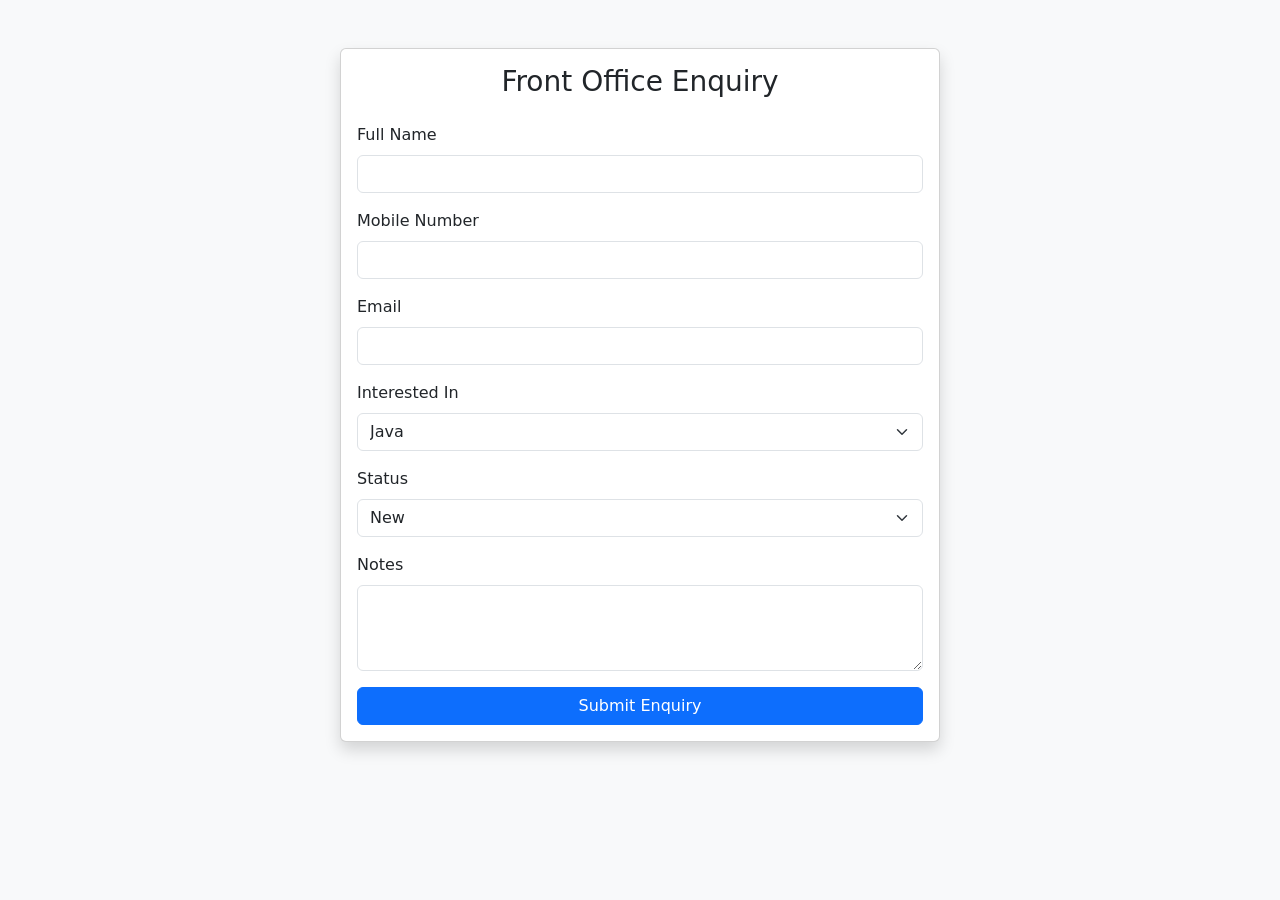
<file: out/production/FrontOffice/templates/addEnquiry.html>
<!doctype html>
<html lang="en">
<head>
    <meta charset="utf-8">
    <meta content="width=device-width, initial-scale=1" name="viewport">
    <title>Front Office Enquiry</title>
    <link href="https://cdn.jsdelivr.net/npm/bootstrap@5.3.8/dist/css/bootstrap.min.css" rel="stylesheet">
</head>
<body class="bg-light">
<div class="container py-5">
    <div class="card shadow mx-auto" style="max-width:600px;">
        <div class="card-body">
            <h3 class="text-center mb-4">Front Office Enquiry</h3>
            <form action="/saveEnquiry" method="post">
                <!-- Name-->
                <div class="mb-3">
                    <label class="form-label" for="name">Full Name</label>
                    <input class="form-control" id="name" name="name" required type="text">
                </div>
                <!-- Mobile-->
                <div class="mb-3">
                    <label class="form-label" for="mobile">Mobile Number</label>
                    <input class="form-control" id="mobile" name="mobile" required type="tel">
                </div>
                <!-- Email-->
                <div class="mb-3">
                    <label class="form-label" for="email">Email</label>
                    <input class="form-control" id="email" name="email" type="email">
                </div>
                <!-- Course / Service-->
                <div class="mb-3">
                    <label class="form-label" for="course">Interested In</label>
                    <select class="form-select" id="course" name="course">
                        <option value="Java">Java</option>
                        <option value="Spring Boot">Spring Boot</option>
                        <option value="Web Development">Web Development</option>
                    </select>
                </div>
                <!-- Status-->
                <div class="mb-3">
                    <label class="form-label" for="status">Status</label>
                    <select class="form-select" id="status" name="status">
                        <option value="NEW">New</option>
                        <option value="ENROLLED">Enrolled</option>
                        <option value="LOST">Lost</option>
                    </select>
                </div>
                <!-- Notes-->
                <div class="mb-3">
                    <label class="form-label" for="notes">Notes</label>
                    <textarea class="form-control" id="notes" name="notes" rows="3"></textarea>
                </div>
                <!-- Submit-->
                <button class="btn btn-primary w-100" type="submit">Submit Enquiry</button>
            </form>
        </div>
    </div>
</div>
</body>
</html>
</file>
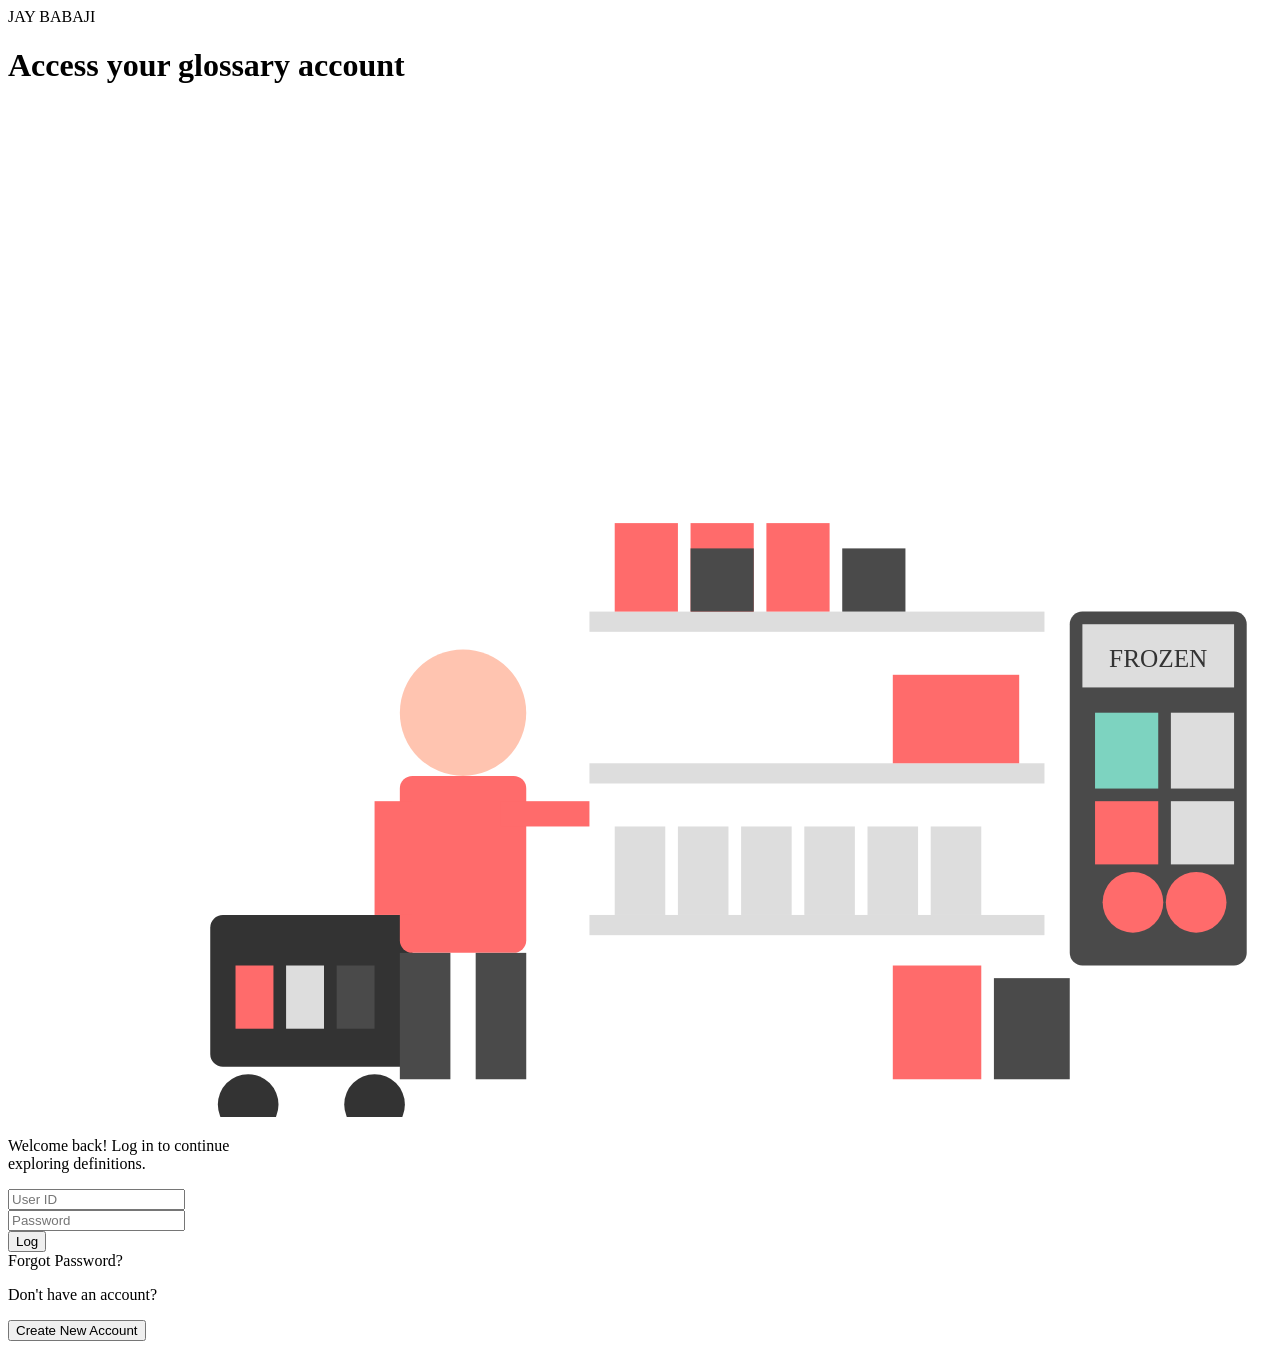
<file: out/production/FrontOffice/templates/login.html>
<!DOCTYPE html>
<html lang="en" xmlns:th="http://www.thymeleaf.org">
<head>
    <meta charset="UTF-8">
    <meta content="width=device-width, initial-scale=1.0" name="viewport">
    <title>Jay Babaji - Glossary Account</title>
    <!-- CSS linked via Thymeleaf -->
    <link rel="stylesheet" th:href="@{/css/style.css}"/>
</head>
<body>
<div class="container">
    <div class="logo">
        <div class="logo-icon"></div>
        <span class="logo-text">JAY BABAJI</span>
    </div>

    <div class="main-content">
        <div class="left-section">
            <h1>Access your glossary account</h1>
            <!-- SVG illustration -->
            <svg class="illustration" viewBox="0 0 500 400" xmlns="http://www.w3.org/2000/svg">
                <!-- Shopping cart -->
                <rect fill="#333" height="60" rx="5" width="80" x="80" y="320"/>
                <circle cx="95" cy="395" fill="#333" r="12"/>
                <circle cx="145" cy="395" fill="#333" r="12"/>
                <!-- Person -->
                <circle cx="180" cy="240" fill="#ffc4b0" r="25"/>
                <rect fill="#ff6b6b" height="70" rx="5" width="50" x="155" y="265"/>
                <rect fill="#4a4a4a" height="50" width="20" x="155" y="335"/>
                <rect fill="#4a4a4a" height="50" width="20" x="185" y="335"/>
                <rect fill="#ff6b6b" height="45" width="15" x="145" y="275"/>
                <rect fill="#ff6b6b" height="10" width="35" x="195" y="275"/>
                <!-- Shelves -->
                <rect fill="#ddd" height="8" width="180" x="230" y="200"/>
                <rect fill="#ddd" height="8" width="180" x="230" y="260"/>
                <rect fill="#ddd" height="8" width="180" x="230" y="320"/>
                <!-- Products -->
                <rect fill="#ff6b6b" height="35" width="25" x="240" y="165"/>
                <rect fill="#ff6b6b" height="35" width="25" x="270" y="165"/>
                <rect fill="#ff6b6b" height="35" width="25" x="300" y="165"/>
                <rect fill="#4a4a4a" height="25" width="25" x="270" y="175"/>
                <rect fill="#4a4a4a" height="25" width="25" x="330" y="175"/>
                <rect fill="#ff6b6b" height="35" width="50" x="350" y="225"/>
                <rect fill="#ddd" height="35" width="20" x="240" y="285"/>
                <rect fill="#ddd" height="35" width="20" x="265" y="285"/>
                <rect fill="#ddd" height="35" width="20" x="290" y="285"/>
                <rect fill="#ddd" height="35" width="20" x="315" y="285"/>
                <rect fill="#ddd" height="35" width="20" x="340" y="285"/>
                <rect fill="#ddd" height="35" width="20" x="365" y="285"/>
                <!-- Freezer -->
                <rect fill="#4a4a4a" height="140" rx="5" width="70" x="420" y="200"/>
                <rect fill="#ddd" height="25" width="60" x="425" y="205"/>
                <text fill="#333" font-size="10" text-anchor="middle" x="455" y="222">FROZEN</text>
                <rect fill="#7dd3c0" height="30" width="25" x="430" y="240"/>
                <rect fill="#ddd" height="30" width="25" x="460" y="240"/>
                <rect fill="#ff6b6b" height="25" width="25" x="430" y="275"/>
                <rect fill="#ddd" height="25" width="25" x="460" y="275"/>
                <circle cx="445" cy="315" fill="#ff6b6b" r="12"/>
                <circle cx="470" cy="315" fill="#ff6b6b" r="12"/>
                <!-- Cart items -->
                <rect fill="#ff6b6b" height="25" width="15" x="90" y="340"/>
                <rect fill="#ddd" height="25" width="15" x="110" y="340"/>
                <rect fill="#4a4a4a" height="25" width="15" x="130" y="340"/>
                <!-- Floor items -->
                <rect fill="#ff6b6b" height="45" width="35" x="350" y="340"/>
                <rect fill="#4a4a4a" height="40" width="30" x="390" y="345"/>
            </svg>
        </div>

        <div class="right-section">
            <div class="right-logo"></div>
            <p class="welcome-text">Welcome back! Log in to continue<br>exploring definitions.</p>

            <!-- Thymeleaf form binding -->
            <form class="login-form" method="post" th:action="@{/login}" th:object="${user}">
                <div class="form-group">
                    <input placeholder="User ID" required th:field="*{username}" type="text"/>
                </div>
                <div class="form-group">
                    <input placeholder="Password" required th:field="*{password}" type="password"/>
                </div>
                <button class="login-btn" type="submit">Log</button>
                <div class="forgot-password">
                    <a th:href="@{/forgot-password}">Forgot Password?</a>
                </div>

                <div class="signup-section">
                    <p>Don't have an account?</p>
                    <button class="create-account-btn" th:onclick="|window.location='@{/signup}'|"
                            type="button">Create New Account
                    </button>
                </div>
            </form>
        </div>
    </div>
</div>
</body>
</html>
</file>
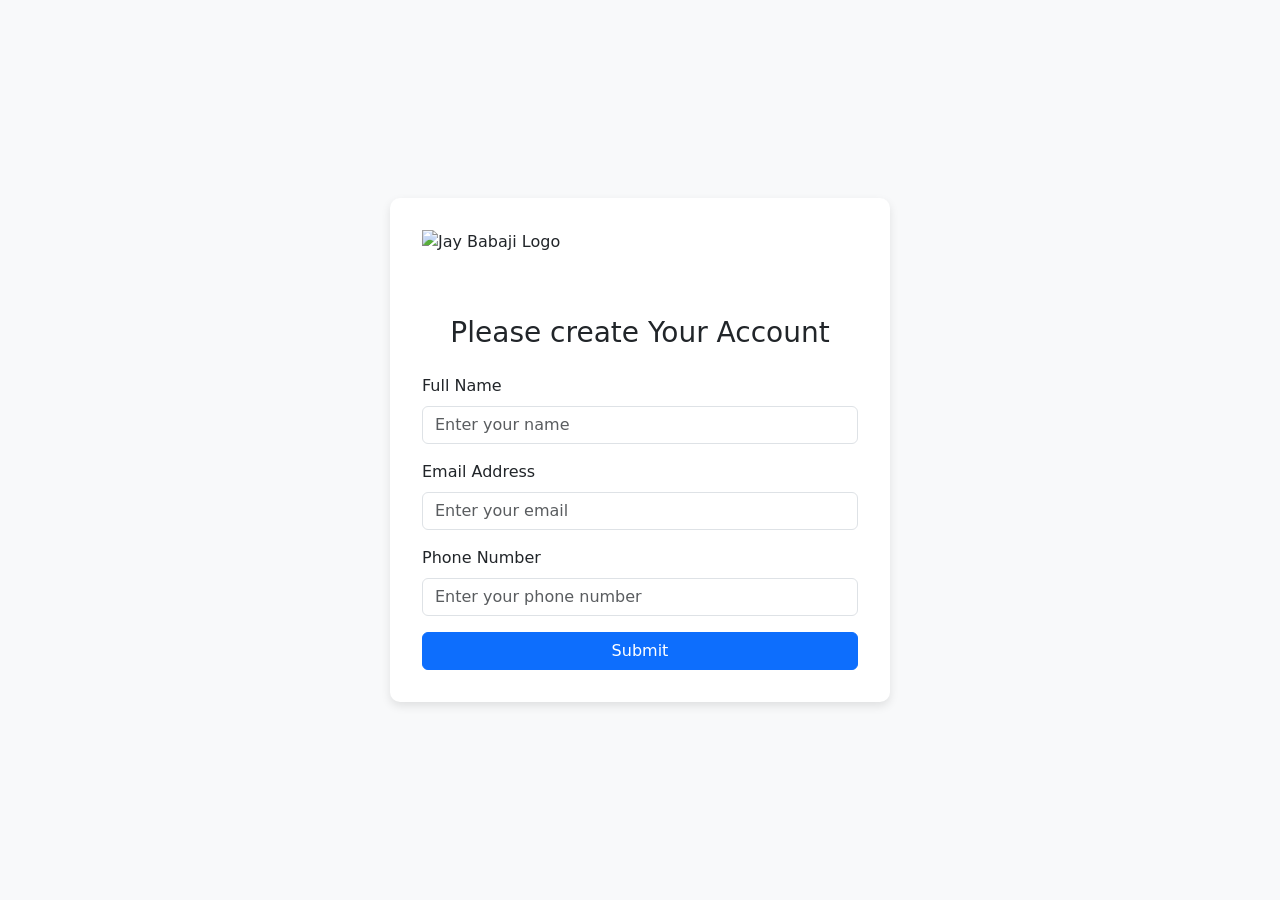
<file: out/production/FrontOffice/templates/register.html>
<!doctype html>
<html lang="en" xmlns:th="http://www.thymeleaf.org">
<head>
    <meta charset="utf-8">
    <meta content="width=device-width, initial-scale=1" name="viewport">
    <title>User Form - Jay Babaji</title>
    <link href="https://cdn.jsdelivr.net/npm/bootstrap@5.3.8/dist/css/bootstrap.min.css" rel="stylesheet">
    <style>
        body {
           background: #f8f9fa;       /* light gray background */
           display: flex;             /* enable flexbox */
           justify-content: center;   /* center horizontally */
           align-items: center;       /* center vertically */
           height: 100vh;             /* full viewport height */
           margin: 0;                 /* remove default margin */
        }
         .form-card {
           width: 100%;
           max-width: 500px;
           padding: 2rem;
           border-radius: 10px;
           background: #fff;
           box-shadow: 0 4px 10px rgba(0,0,0,0.1);
         }
         .form-card h3 {
           text-align: center;
           margin-bottom: 1.5rem;
         }
        .brand-logo {
          display: block;
          margin: 0 auto 1rem auto;
          height: 70px;
        }
    </style>
</head>
<body>

<div class="form-card">
    <!-- Logo-->
    <img alt="Jay Babaji Logo" class="brand-logo" th:src="@{/img/jaybabajilogo.jpeg}">
    <h3>Please create Your Account</h3>

    <!-- Bind form to model attribute "user" -->
    <form method="post" th:action="@{/register}" th:object="${user}">

        <!-- Name-->
        <div class="mb-3">
            <label class="form-label" for="name">Full Name</label>
            <input class="form-control" id="name" placeholder="Enter your name" required
                   th:field="*{username}" type="text">
        </div>

        <!-- Email-->
        <div class="mb-3">
            <label class="form-label" for="email">Email Address</label>
            <input class="form-control" id="email" placeholder="Enter your email" required
                   th:field="*{email}" type="email">
        </div>

        <!-- Phone-->
        <div class="mb-3">
            <label class="form-label" for="phone">Phone Number</label>
            <input class="form-control" id="phone" placeholder="Enter your phone number" required
                   th:field="*{phone}" type="tel">
        </div>

        <!-- Submit Button-->
        <button class="btn btn-primary w-100" type="submit">Submit</button>
    </form>
</div>

<script src="https://cdn.jsdelivr.net/npm/bootstrap@5.3.8/dist/js/bootstrap.bundle.min.js"></script>
</body>
</file>
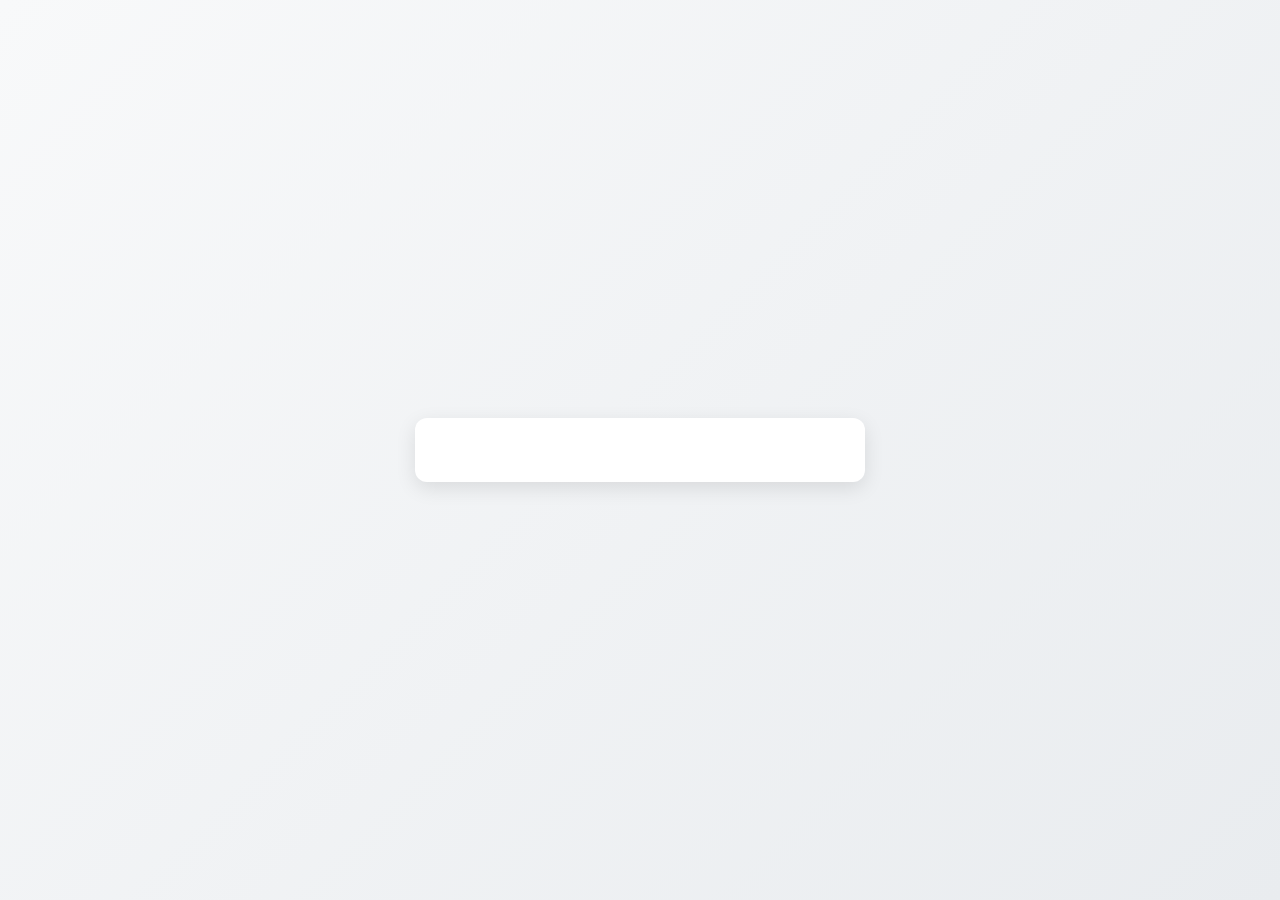
<file: out/production/FrontOffice/templates/unlock.html>
<!doctype html>
<html lang="en">
<head>
    <meta charset="utf-8">
    <meta content="width=device-width, initial-scale=1" name="viewport">
    <title>Unlock Account - Jay Babaji</title>
    <link href="https://cdn.jsdelivr.net/npm/bootstrap@5.3.8/dist/css/bootstrap.min.css" rel="stylesheet">
    <style>
        body {
          background: linear-gradient(135deg, #f8f9fa, #e9ecef); /* subtle gradient */
          display: flex;
          justify-content: center;
          align-items: center;
          height: 100vh;
          margin: 0;
          font-family: 'Segoe UI', Tahoma, Geneva, Verdana, sans-serif;
        }
        .form-card {
          width: 100%;
          max-width: 450px;
          padding: 2rem;
          border-radius: 12px;
          background: #fff;
          box-shadow: 0 6px 20px rgba(0,0,0,0.1);
        }
        .form-card h3 {
          text-align: center;
          margin-bottom: 1.5rem;
          font-weight: 600;
          color: #343a40;
        }
        .brand-logo {
          display: block;
          margin: 0 auto 1rem auto;
          height: 60px;
        }
        .form-card .btn {
          margin-top: 0.5rem;
        }
        .extra-links {
          text-align: center;
          margin-top: 1rem;
        }
    </style>
</head>
<body>

<div class="form-card">
    <!-- Logo
    <img alt="Jay Babaji Logo" class="brand-logo" src="img/jaybabajilogo.jpeg">

    <h3>Unlock Your Account</h3>

    <!-- Form
    <form action="/submitForm" method="post">

        <!-- Temporary Password
        <div class="mb-3">
            <input class="form-control" id="tempPass" name="tempPass" placeholder="Enter temporary password" required
                   type="password">
        </div>

        <!-- New Password
        <div class="mb-3">
            <input class="form-control" id="newPassword" name="newPassword" placeholder="Enter new password" required
                   type="password">
        </div>

        <!-- Confirm Password
        <div class="mb-3">
            <input class="form-control" id="confirmPassword" name="confirmPassword" placeholder="Re-enter new password"
                   required type="password">
        </div>

        <!-- Submit Button
        <button class="btn btn-primary w-100" type="submit">Unlock</button>

        <!-- Extra Links
        <div class="extra-links">
            <p class="mt-3 mb-1">Already unlocked?</p>
            <a class="btn btn-outline-secondary w-100" href="/login">Login Here</a>
        </div>
    </form>
</div>

<script src="https://cdn.jsdelivr.net/npm/bootstrap@5.3.8/dist/js/bootstrap.bundle.min.js"></script>
</body>
</html>
</file>
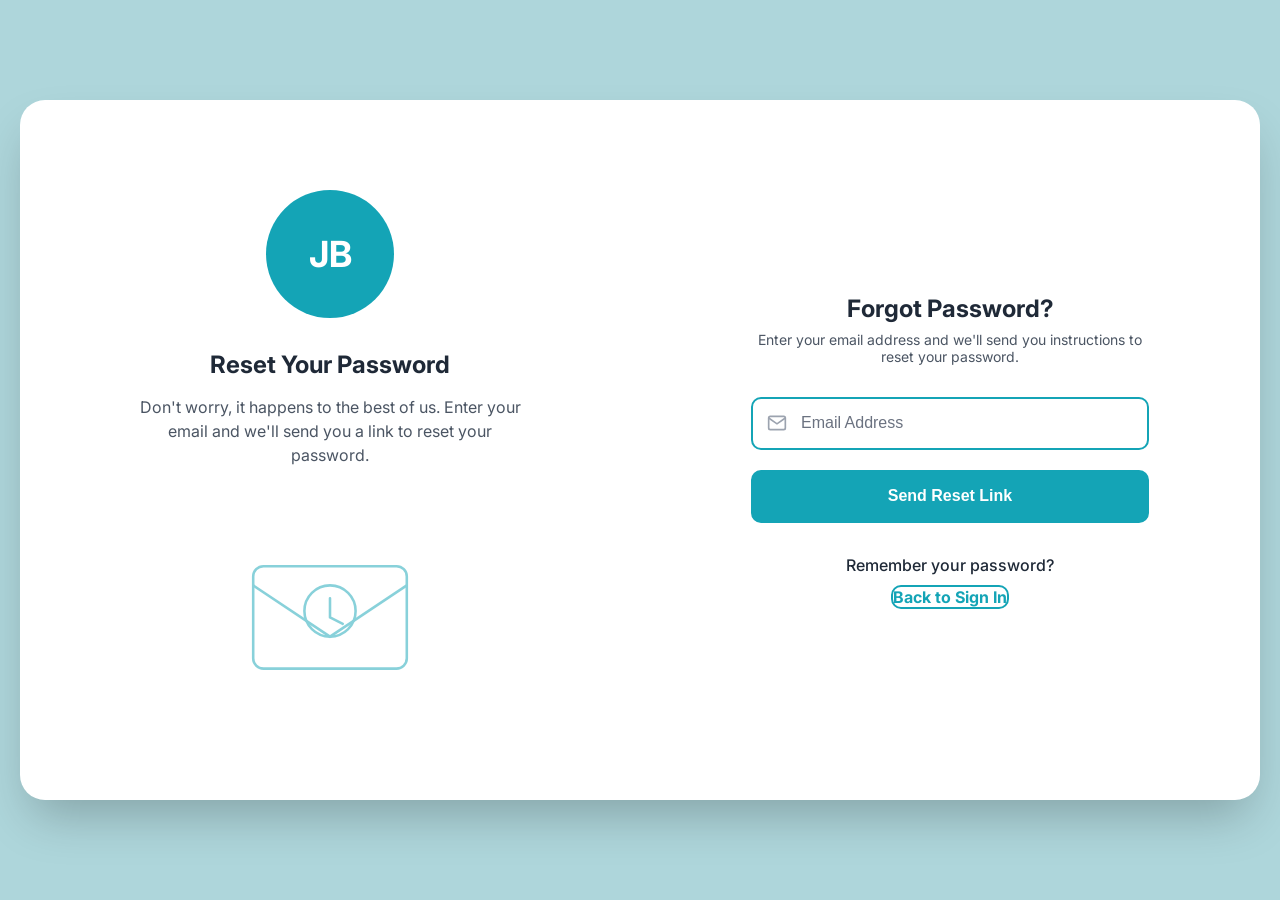
<file: Projects/FrontOffice/target/classes/templates/forgotPass.html>
<!DOCTYPE html>
<html lang="en" xmlns:th="http://www.thymeleaf.org">
<head>
    <meta charset="UTF-8">
    <meta content="width=device-width, initial-scale=1.0" name="viewport">
    <title>Forgot Password - JayBabaji</title>
    <link href="https://fonts.googleapis.com" rel="preconnect">
    <link crossorigin href="https://fonts.gstatic.com" rel="preconnect">
    <link href="https://fonts.googleapis.com/css2?family=Inter:wght@400;500;600;700&display=swap" rel="stylesheet">
    <!-- <link href="forgot.css" rel="stylesheet">-->
    <style>
        /* Reset and Base Styles */
    * {
      margin: 0;
      padding: 0;
      box-sizing: border-box;
    }

    body {
      font-family: 'Inter', sans-serif;
      background-color: #AED6DB;
      min-height: 100vh;
      display: flex;
      align-items: center;
      justify-content: center;
      padding: 16px;
    }

    /* Main Container */
    .login-container {
      width: 100%;
      max-width: 1240px;
    }

    .login-card {
      background-color: #ffffff;
      border-radius: 25px;
      box-shadow: 0 25px 50px -12px rgba(0, 0, 0, 0.25);
      overflow: hidden;
      display: flex;
      flex-direction: column;
      min-height: 600px;
    }

    @media (min-width: 1024px) {
      .login-card {
        flex-direction: row;
        min-height: 700px;
      }
    }

    /* Left Panel - Branding */
    .left-panel {
      display: none;
      width: 50%;
      padding: 48px;
      align-items: center;
      justify-content: center;
      position: relative;
    }

    @media (min-width: 1024px) {
      .left-panel {
        display: flex;
      }
    }

    .brand-content {
      text-align: center;
    }

    .logo-circle {
      width: 128px;
      height: 128px;
      margin: 0 auto 32px;
      border-radius: 50%;
      background-color: #14A4B6;
      display: flex;
      align-items: center;
      justify-content: center;
    }

    .logo-text {
      color: #ffffff;
      font-size: 36px;
      font-weight: 700;
    }

    .brand-title {
      font-size: 24px;
      font-weight: 700;
      color: #1f2937;
      margin-bottom: 16px;
    }

    .brand-description {
      color: #4b5563;
      max-width: 384px;
      margin: 0 auto;
      line-height: 1.5;
    }

    .illustration {
      margin-top: 48px;
      opacity: 0.5;
    }

    .illustration-svg {
      width: 256px;
      height: 192px;
    }

    /* Right Panel - Form */
    .right-panel {
      flex: 1;
      display: flex;
      align-items: center;
      justify-content: center;
      padding: 32px;
    }

    @media (min-width: 1024px) {
      .right-panel {
        padding: 48px;
      }
    }

    .form-container {
      width: 100%;
      max-width: 398px;
    }

    /* Mobile Logo */
    .mobile-logo {
      display: flex;
      justify-content: center;
      margin-bottom: 32px;
    }

    @media (min-width: 1024px) {
      .mobile-logo {
        display: none;
      }
    }

    .logo-circle-small {
      width: 80px;
      height: 80px;
      border-radius: 50%;
      background-color: #14A4B6;
      display: flex;
      align-items: center;
      justify-content: center;
    }

    .logo-text-small {
      color: #ffffff;
      font-size: 24px;
      font-weight: 700;
    }

    /* Form Title */
    .form-title {
      font-size: 24px;
      font-weight: 700;
      color: #1f2937;
      text-align: center;
      margin-bottom: 8px;
    }

    .form-subtitle {
      text-align: center;
      color: #4b5563;
      font-size: 14px;
      margin-bottom: 32px;
    }

    .mobile-only {
      display: block;
    }

    @media (min-width: 1024px) {
      .mobile-only {
        display: none;
      }
    }

    /* Login Form */
    .login-form {
      margin-top: 32px;
    }

    .input-group {
      position: relative;
      margin-bottom: 20px;
    }

    .input-icon {
      position: absolute;
      left: 16px;
      top: 50%;
      transform: translateY(-50%);
      width: 20px;
      height: 20px;
      color: #9ca3af;
    }

    .input-field {
      width: 100%;
      height: 53px;
      padding-left: 48px;
      padding-right: 48px;
      background-color: #ffffff;
      border: 2px solid #14A4B6;
      border-radius: 10px;
      font-size: 16px;
      color: #1f2937;
      outline: none;
      transition: border-color 0.2s, box-shadow 0.2s;
    }

    .input-field::placeholder {
      color: #6b7280;
    }

    .input-field:focus {
      border-color: #0d8a9a;
      box-shadow: 0 0 0 3px rgba(20, 164, 182, 0.1);
    }

    .toggle-password {
      position: absolute;
      right: 16px;
      top: 50%;
      transform: translateY(-50%);
      background: none;
      border: none;
      cursor: pointer;
      padding: 0;
      color: #9ca3af;
      transition: color 0.2s;
    }

    .toggle-password:hover {
      color: #4b5563;
    }

    .eye-icon {
      width: 20px;
      height: 20px;
    }

    /* Login Button */
    .btn-login {
      width: 100%;
      height: 53px;
      background-color: #14A4B6;
      color: #ffffff;
      font-size: 16px;
      font-weight: 600;
      border: 2px solid #14A4B6;
      border-radius: 10px;
      cursor: pointer;
      transition: opacity 0.2s, transform 0.1s;
    }

    .btn-login:hover {
      opacity: 0.9;
    }

    .btn-login:active {
      transform: scale(0.98);
    }

    /* Forgot Password */
    .forgot-password {
      text-align: right;
      margin-top: 16px;
    }

    .forgot-password a {
      color: #00A6FF;
      font-size: 14px;
      font-weight: 500;
      text-decoration: underline;
      transition: color 0.2s;
    }

    .forgot-password a:hover {
      color: #0088cc;
    }

    /* Sign Up Section */
    .signup-section {
      margin-top: 32px;
      text-align: center;
    }

    .signup-text {
      color: #1f2937;
      font-weight: 500;
      margin-bottom: 12px;
    }

    .btn-signup {
      width: 100%;
      height: 53px;
      background-color: transparent;
      color: #14A4B6;
      font-size: 16px;
      font-weight: 700;
      border: 2px solid #14A4B6;
      border-radius: 10px;
      cursor: pointer;
      transition: background-color 0.2s, color 0.2s;
    }

    .btn-signup:hover {
      background-color: #14A4B6;
      color: #ffffff;
    }

    /* Terms Checkbox */
    .terms-group {
      margin-bottom: 20px;
    }

    .checkbox-label {
      display: flex;
      align-items: flex-start;
      gap: 12px;
      cursor: pointer;
      position: relative;
      padding-left: 32px;
    }

    .checkbox-label input[type="checkbox"] {
      position: absolute;
      opacity: 0;
      cursor: pointer;
      height: 0;
      width: 0;
    }

    .checkmark {
      position: absolute;
      left: 0;
      top: 2px;
      height: 20px;
      width: 20px;
      background-color: #ffffff;
      border: 2px solid #14A4B6;
      border-radius: 4px;
      transition: all 0.2s;
    }

    .checkbox-label:hover .checkmark {
      border-color: #0d8a9a;
    }

    .checkbox-label input:checked ~ .checkmark {
      background-color: #14A4B6;
    }

    .checkmark:after {
      content: "";
      position: absolute;
      display: none;
      left: 6px;
      top: 2px;
      width: 5px;
      height: 10px;
      border: solid white;
      border-width: 0 2px 2px 0;
      transform: rotate(45deg);
    }

    .checkbox-label input:checked ~ .checkmark:after {
      display: block;
    }

    .terms-text {
      font-size: 14px;
      color: #4b5563;
      line-height: 1.5;
    }

    .terms-text a {
      color: #14A4B6;
      text-decoration: underline;
      transition: color 0.2s;
    }

    .terms-text a:hover {
      color: #0d8a9a;
    }

    /* Success Message */
    .success-message {
      display: none;
      flex-direction: column;
      align-items: center;
      text-align: center;
      padding: 32px;
      margin-top: 32px;
      background-color: #ecfdf5;
      border: 2px solid #10b981;
      border-radius: 10px;
    }

    .success-icon {
      width: 48px;
      height: 48px;
      color: #10b981;
      margin-bottom: 16px;
    }

    .success-message p {
      color: #065f46;
      font-size: 16px;
      font-weight: 500;
      line-height: 1.5;
    }

    </style>
</head>
<body>
<div class="login-container">
    <div class="login-card">
        <!-- Left Panel - Branding -->
        <div class="left-panel">
            <div class="brand-content">
                <div class="logo-circle">
                    <span class="logo-text">JB</span>
                </div>
                <h1 class="brand-title">Reset Your Password</h1>
                <p class="brand-description">
                    Don't worry, it happens to the best of us. Enter your email and we'll send you a link to reset your
                    password.
                </p>
                <div class="illustration">
                    <svg class="illustration-svg" fill="none" viewBox="0 0 200 150" xmlns="http://www.w3.org/2000/svg">
                        <rect fill="none" height="80" rx="8" stroke="#14A4B6" stroke-width="2" width="120" x="40"
                              y="40"/>
                        <path d="M40 55 L100 95 L160 55" fill="none" stroke="#14A4B6" stroke-width="2"/>
                        <circle cx="100" cy="75" fill="none" r="20" stroke="#14A4B6" stroke-width="2"/>
                        <path d="M100 65 L100 80 L110 85" stroke="#14A4B6" stroke-linecap="round"
                              stroke-linejoin="round" stroke-width="2"/>
                    </svg>
                </div>
            </div>
        </div>

        <!-- Right Panel - Form -->
        <div class="right-panel">
            <div class="form-container">
                <!-- Mobile Logo -->
                <div class="mobile-logo">
                    <div class="logo-circle-small">
                        <span class="logo-text-small">JB</span>
                    </div>
                </div>

                <h2 class="form-title">Forgot Password?</h2>
                <p class="form-subtitle">
                    Enter your email address and we'll send you instructions to reset your password.
                </p>

                <!-- Thymeleaf Form -->
                <form class="login-form" method="post" th:action="@{/forgotPassword}"
                      th:object="${forgotPasswordForm}">
                    <!-- Email -->
                    <div class="input-group">
                        <svg class="input-icon" fill="none" stroke="currentColor" stroke-width="2" viewBox="0 0 24 24">
                            <path d="M4 4h16c1.1 0 2 .9 2 2v12c0 1.1-.9 2-2 2H4c-1.1 0-2-.9-2-2V6c0-1.1.9-2 2-2z"/>
                            <polyline points="22,6 12,13 2,6"/>
                        </svg>
                        <input class="input-field" placeholder="Email Address" required th:field="*{email}"
                               type="email"/>
                    </div>

                    <button class="btn-login" type="submit">
                        Send Reset Link
                    </button>
                </form>

                <!-- Success Message -->
                <div class="success-message" th:if="${success}">
                    <svg class="success-icon" fill="none" stroke="currentColor" stroke-width="2" viewBox="0 0 24 24">
                        <path d="M22 11.08V12a10 10 0 1 1-5.93-9.14"/>
                        <polyline points="22 4 12 14.01 9 11.01"/>
                    </svg>
                    <p>Password reset link sent! Check your email inbox.</p>
                </div>

                <div class="signup-section">
                    <p class="signup-text">Remember your password?</p>
                    <a class="btn-signup" th:href="@{/login}">Back to Sign In</a>
                </div>
            </div>
        </div>
    </div>
</div>
</body>
</html>
</file>
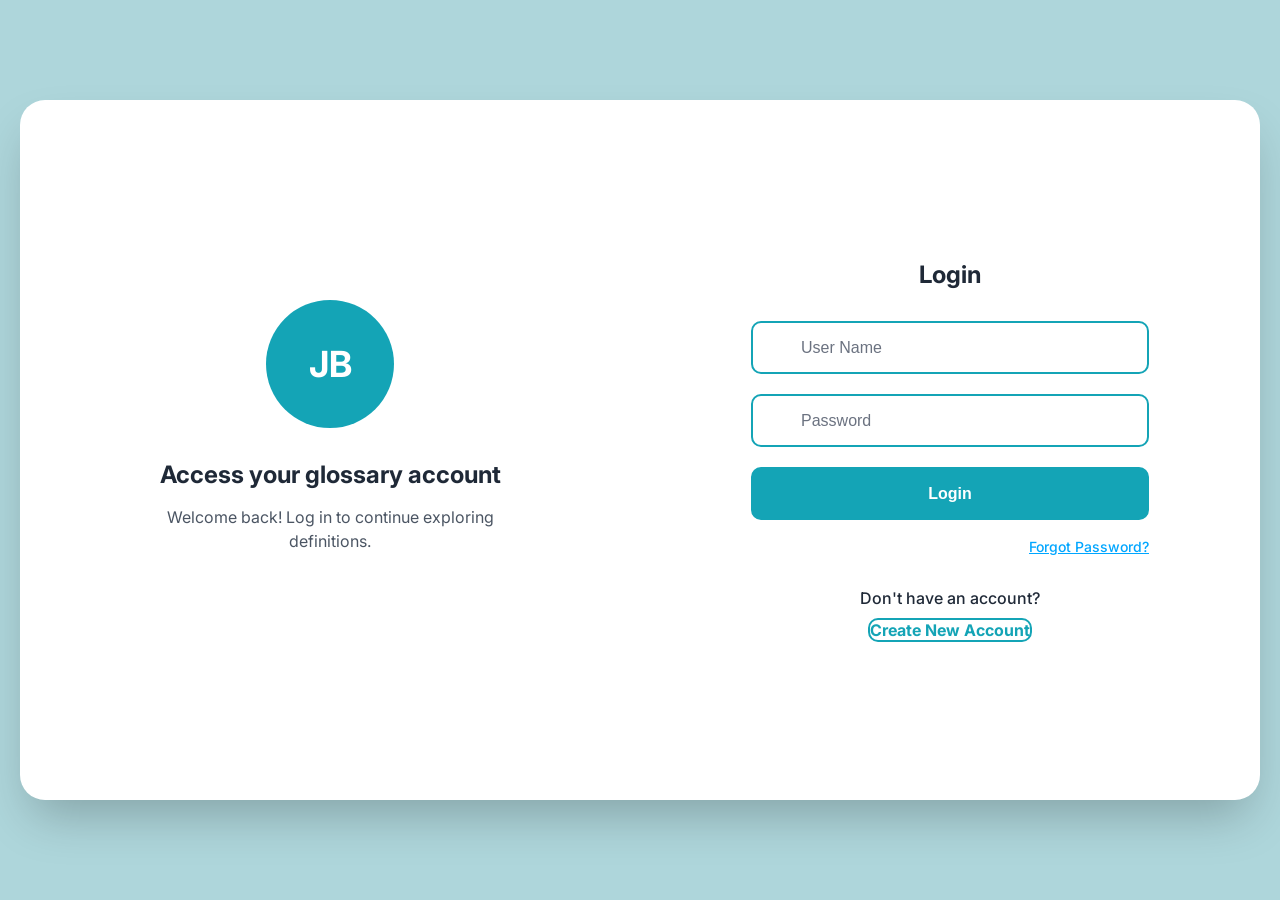
<file: Projects/FrontOffice/target/classes/templates/login.html>
<!DOCTYPE html>
<html lang="en" xmlns:th="http://www.thymeleaf.org">
<head>
    <meta charset="UTF-8">
    <meta content="width=device-width, initial-scale=1.0" name="viewport">
    <title>Login - JB Glossary</title>
    <link rel="stylesheet" th:href="@{/login.css}">
    <link href="https://fonts.googleapis.com/css2?family=Inter:wght@400;500;600;700&display=swap" rel="stylesheet">
    <style>
        /* Reset and Base Styles */
* {
  margin: 0;
  padding: 0;
  box-sizing: border-box;
}

body {
  font-family: 'Inter', sans-serif;
  background-color: #AED6DB;
  min-height: 100vh;
  display: flex;
  align-items: center;
  justify-content: center;
  padding: 16px;
}

/* Main Container */
.login-container {
  width: 100%;
  max-width: 1240px;
}

.login-card {
  background-color: #ffffff;
  border-radius: 25px;
  box-shadow: 0 25px 50px -12px rgba(0, 0, 0, 0.25);
  overflow: hidden;
  display: flex;
  flex-direction: column;
  min-height: 600px;
}

@media (min-width: 1024px) {
  .login-card {
    flex-direction: row;
    min-height: 700px;
  }
}

/* Left Panel - Branding */
.left-panel {
  display: none;
  width: 50%;
  padding: 48px;
  align-items: center;
  justify-content: center;
  position: relative;
}

@media (min-width: 1024px) {
  .left-panel {
    display: flex;
  }
}

.brand-content {
  text-align: center;
}

.logo-circle {
  width: 128px;
  height: 128px;
  margin: 0 auto 32px;
  border-radius: 50%;
  background-color: #14A4B6;
  display: flex;
  align-items: center;
  justify-content: center;
}

.logo-text {
  color: #ffffff;
  font-size: 36px;
  font-weight: 700;
}

.brand-title {
  font-size: 24px;
  font-weight: 700;
  color: #1f2937;
  margin-bottom: 16px;
}

.brand-description {
  color: #4b5563;
  max-width: 384px;
  margin: 0 auto;
  line-height: 1.5;
}

.illustration {
  margin-top: 48px;
  opacity: 0.5;
}

.illustration-svg {
  width: 256px;
  height: 192px;
}

/* Right Panel - Form */
.right-panel {
  flex: 1;
  display: flex;
  align-items: center;
  justify-content: center;
  padding: 32px;
}

@media (min-width: 1024px) {
  .right-panel {
    padding: 48px;
  }
}

.form-container {
  width: 100%;
  max-width: 398px;
}

/* Mobile Logo */
.mobile-logo {
  display: flex;
  justify-content: center;
  margin-bottom: 32px;
}

@media (min-width: 1024px) {
  .mobile-logo {
    display: none;
  }
}

.logo-circle-small {
  width: 80px;
  height: 80px;
  border-radius: 50%;
  background-color: #14A4B6;
  display: flex;
  align-items: center;
  justify-content: center;
}

.logo-text-small {
  color: #ffffff;
  font-size: 24px;
  font-weight: 700;
}

/* Form Title */
.form-title {
  font-size: 24px;
  font-weight: 700;
  color: #1f2937;
  text-align: center;
  margin-bottom: 8px;
}

.form-subtitle {
  text-align: center;
  color: #4b5563;
  font-size: 14px;
  margin-bottom: 32px;
}

.mobile-only {
  display: block;
}

@media (min-width: 1024px) {
  .mobile-only {
    display: none;
  }
}

/* Login Form */
.login-form {
  margin-top: 32px;
}

.input-group {
  position: relative;
  margin-bottom: 20px;
}

.input-icon {
  position: absolute;
  left: 16px;
  top: 50%;
  transform: translateY(-50%);
  width: 20px;
  height: 20px;
  color: #9ca3af;
}

.input-field {
  width: 100%;
  height: 53px;
  padding-left: 48px;
  padding-right: 48px;
  background-color: #ffffff;
  border: 2px solid #14A4B6;
  border-radius: 10px;
  font-size: 16px;
  color: #1f2937;
  outline: none;
  transition: border-color 0.2s, box-shadow 0.2s;
}

.input-field::placeholder {
  color: #6b7280;
}

.input-field:focus {
  border-color: #0d8a9a;
  box-shadow: 0 0 0 3px rgba(20, 164, 182, 0.1);
}

.toggle-password {
  position: absolute;
  right: 16px;
  top: 50%;
  transform: translateY(-50%);
  background: none;
  border: none;
  cursor: pointer;
  padding: 0;
  color: #9ca3af;
  transition: color 0.2s;
}

.toggle-password:hover {
  color: #4b5563;
}

.eye-icon {
  width: 20px;
  height: 20px;
}

/* Login Button */
.btn-login {
  width: 100%;
  height: 53px;
  background-color: #14A4B6;
  color: #ffffff;
  font-size: 16px;
  font-weight: 600;
  border: 2px solid #14A4B6;
  border-radius: 10px;
  cursor: pointer;
  transition: opacity 0.2s, transform 0.1s;
}

.btn-login:hover {
  opacity: 0.9;
}

.btn-login:active {
  transform: scale(0.98);
}

/* Forgot Password */
.forgot-password {
  text-align: right;
  margin-top: 16px;
}

.forgot-password a {
  color: #00A6FF;
  font-size: 14px;
  font-weight: 500;
  text-decoration: underline;
  transition: color 0.2s;
}

.forgot-password a:hover {
  color: #0088cc;
}

/* Sign Up Section */
.signup-section {
  margin-top: 32px;
  text-align: center;
}

.signup-text {
  color: #1f2937;
  font-weight: 500;
  margin-bottom: 12px;
}

.btn-signup {
  width: 100%;
  height: 53px;
  background-color: transparent;
  color: #14A4B6;
  font-size: 16px;
  font-weight: 700;
  border: 2px solid #14A4B6;
  border-radius: 10px;
  cursor: pointer;
  transition: background-color 0.2s, color 0.2s;
}

.btn-signup:hover {
  background-color: #14A4B6;
  color: #ffffff;
}

/* Terms Checkbox */
.terms-group {
  margin-bottom: 20px;
}

.checkbox-label {
  display: flex;
  align-items: flex-start;
  gap: 12px;
  cursor: pointer;
  position: relative;
  padding-left: 32px;
}

.checkbox-label input[type="checkbox"] {
  position: absolute;
  opacity: 0;
  cursor: pointer;
  height: 0;
  width: 0;
}

.checkmark {
  position: absolute;
  left: 0;
  top: 2px;
  height: 20px;
  width: 20px;
  background-color: #ffffff;
  border: 2px solid #14A4B6;
  border-radius: 4px;
  transition: all 0.2s;
}

.checkbox-label:hover .checkmark {
  border-color: #0d8a9a;
}

.checkbox-label input:checked ~ .checkmark {
  background-color: #14A4B6;
}

.checkmark:after {
  content: "";
  position: absolute;
  display: none;
  left: 6px;
  top: 2px;
  width: 5px;
  height: 10px;
  border: solid white;
  border-width: 0 2px 2px 0;
  transform: rotate(45deg);
}

.checkbox-label input:checked ~ .checkmark:after {
  display: block;
}

.terms-text {
  font-size: 14px;
  color: #4b5563;
  line-height: 1.5;
}

.terms-text a {
  color: #14A4B6;
  text-decoration: underline;
  transition: color 0.2s;
}

.terms-text a:hover {
  color: #0d8a9a;
}

/* Success Message */
.success-message {
  display: none;
  flex-direction: column;
  align-items: center;
  text-align: center;
  padding: 32px;
  margin-top: 32px;
  background-color: #ecfdf5;
  border: 2px solid #10b981;
  border-radius: 10px;
}

.success-icon {
  width: 48px;
  height: 48px;
  color: #10b981;
  margin-bottom: 16px;
}

.success-message p {
  color: #065f46;
  font-size: 16px;
  font-weight: 500;
  line-height: 1.5;
}

    </style>
</head>
<body>
<div class="login-container">
    <div class="login-card">

        <!-- Left Side - Illustration/Branding -->
        <div class="left-panel">
            <div class="brand-content">
                <div class="logo-circle">
                    <span class="logo-text">JB</span>
                </div>
                <h2 class="brand-title">Access your glossary account</h2>
                <p class="brand-description">Welcome back! Log in to continue exploring definitions.</p>

                <!-- Decorative illustration -->
                <div class="illustration">
                    <!-- SVG Illustration -->
                </div>
            </div>
        </div>

        <!-- Right Side - Login Form -->
        <div class="right-panel">
            <div class="form-container">
                <!-- Mobile Logo -->
                <div class="mobile-logo">
                    <div class="logo-circle-small">
                        <span class="logo-text-small">JB</span>
                    </div>
                </div>

                <h3 class="form-title">Login</h3>
                <p class="form-subtitle mobile-only">Welcome back! Log in to continue exploring definitions.</p>
                <p class="text-danger" th:text="${errMsg}"></p>
                <!-- Thymeleaf Form -->
                <form class="login-form" method="post" th:action="@{/login}" th:object="${loginForm}">

                    <!-- User ID Field -->
                    <div class="input-group">
                        <svg ... class="input-icon"></svg>
                        <input class="input-field" placeholder="User Name" required th:field="*{username}" type="text">
                    </div>

                    <!-- Password Field -->
                    <div class="input-group">
                        <svg ... class="input-icon"></svg>
                        <input class="input-field" id="passwordInput" placeholder="Password" required
                               th:field="*{password}" type="password">
                        <button class="toggle-password" onclick="togglePassword()" type="button">
                            <svg ... class="eye-icon" id="eyeIcon"></svg>
                        </button>
                    </div>

                    <!-- Login Button -->
                    <button class="btn-login" type="submit">Login</button>

                    <!-- Forgot Password -->
                    <div class="forgot-password">
                        <a th:href="@{/forgotPassword}">Forgot Password?</a>
                    </div>
                </form>

                <!-- Sign up toggle -->
                <div class="signup-section">
                    <p class="signup-text">Don't have an account?</p>
                    <a class="btn-signup" th:href="@{/register}">Create New Account</a>
                </div>
            </div>
        </div>
    </div>
</div>

<script>
    function togglePassword() {
      const passwordInput = document.getElementById('passwordInput');
      const eyeIcon = document.getElementById('eyeIcon');

      if (passwordInput.type === 'password') {
        passwordInput.type = 'text';
        eyeIcon.innerHTML = '<path d="M17.94 17.94A10.07 10.07 0 0 1 12 20c-7 0-11-8-11-8a18.45 18.45 0 0 1 5.06-5.94M9.9 4.24A9.12 9.12 0 0 1 12 4c7 0 11 8 11 8a18.5 18.5 0 0 1-2.16 3.19m-6.72-1.07a3 3 0 1 1-4.24-4.24"/><line x1="1" y1="1" x2="23" y2="23"/>';
      } else {
        passwordInput.type = 'password';
        eyeIcon.innerHTML = '<path d="M1 12s4-8 11-8 11 8 11 8-4 8-11 8-11-8-11-8z"/><circle cx="12" cy="12" r="3"/>';
      }
    }
</script>
</body>
</html>
</file>
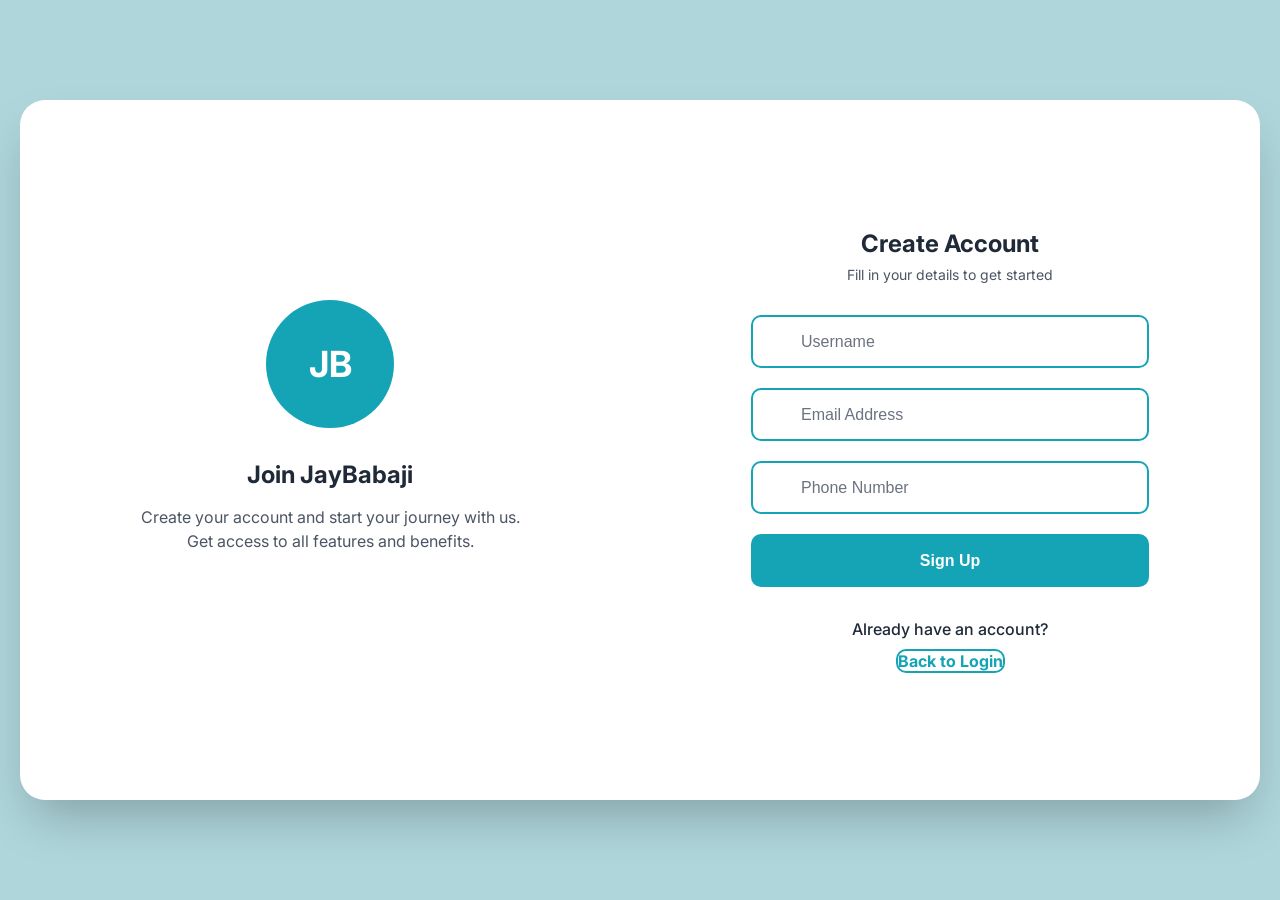
<file: Projects/FrontOffice/target/classes/templates/register.html>
<!DOCTYPE html>
<html lang="en" xmlns:th="http://www.thymeleaf.org">
<head>
    <meta charset="UTF-8">
    <meta content="width=device-width, initial-scale=1.0" name="viewport">
    <title>Sign Up - JayBabaji</title>
    <link href="https://fonts.googleapis.com" rel="preconnect">
    <link crossorigin href="https://fonts.gstatic.com" rel="preconnect">
    <link href="https://fonts.googleapis.com/css2?family=Inter:wght@400;500;600;700&display=swap" rel="stylesheet">
    <!--<link rel="stylesheet" th:href="@{/login.css}">-->
    <style>
        /* Reset and Base Styles */
* {
  margin: 0;
  padding: 0;
  box-sizing: border-box;
}

body {
  font-family: 'Inter', sans-serif;
  background-color: #AED6DB;
  min-height: 100vh;
  display: flex;
  align-items: center;
  justify-content: center;
  padding: 16px;
}

/* Main Container */
.login-container {
  width: 100%;
  max-width: 1240px;
}

.login-card {
  background-color: #ffffff;
  border-radius: 25px;
  box-shadow: 0 25px 50px -12px rgba(0, 0, 0, 0.25);
  overflow: hidden;
  display: flex;
  flex-direction: column;
  min-height: 600px;
}

@media (min-width: 1024px) {
  .login-card {
    flex-direction: row;
    min-height: 700px;
  }
}

/* Left Panel - Branding */
.left-panel {
  display: none;
  width: 50%;
  padding: 48px;
  align-items: center;
  justify-content: center;
  position: relative;
}

@media (min-width: 1024px) {
  .left-panel {
    display: flex;
  }
}

.brand-content {
  text-align: center;
}

.logo-circle {
  width: 128px;
  height: 128px;
  margin: 0 auto 32px;
  border-radius: 50%;
  background-color: #14A4B6;
  display: flex;
  align-items: center;
  justify-content: center;
}

.logo-text {
  color: #ffffff;
  font-size: 36px;
  font-weight: 700;
}

.brand-title {
  font-size: 24px;
  font-weight: 700;
  color: #1f2937;
  margin-bottom: 16px;
}

.brand-description {
  color: #4b5563;
  max-width: 384px;
  margin: 0 auto;
  line-height: 1.5;
}

.illustration {
  margin-top: 48px;
  opacity: 0.5;
}

.illustration-svg {
  width: 256px;
  height: 192px;
}

/* Right Panel - Form */
.right-panel {
  flex: 1;
  display: flex;
  align-items: center;
  justify-content: center;
  padding: 32px;
}

@media (min-width: 1024px) {
  .right-panel {
    padding: 48px;
  }
}

.form-container {
  width: 100%;
  max-width: 398px;
}

/* Mobile Logo */
.mobile-logo {
  display: flex;
  justify-content: center;
  margin-bottom: 32px;
}

@media (min-width: 1024px) {
  .mobile-logo {
    display: none;
  }
}

.logo-circle-small {
  width: 80px;
  height: 80px;
  border-radius: 50%;
  background-color: #14A4B6;
  display: flex;
  align-items: center;
  justify-content: center;
}

.logo-text-small {
  color: #ffffff;
  font-size: 24px;
  font-weight: 700;
}

/* Form Title */
.form-title {
  font-size: 24px;
  font-weight: 700;
  color: #1f2937;
  text-align: center;
  margin-bottom: 8px;
}

.form-subtitle {
  text-align: center;
  color: #4b5563;
  font-size: 14px;
  margin-bottom: 32px;
}

.mobile-only {
  display: block;
}

@media (min-width: 1024px) {
  .mobile-only {
    display: none;
  }
}

/* Login Form */
.login-form {
  margin-top: 32px;
}

.input-group {
  position: relative;
  margin-bottom: 20px;
}

.input-icon {
  position: absolute;
  left: 16px;
  top: 50%;
  transform: translateY(-50%);
  width: 20px;
  height: 20px;
  color: #9ca3af;
}

.input-field {
  width: 100%;
  height: 53px;
  padding-left: 48px;
  padding-right: 48px;
  background-color: #ffffff;
  border: 2px solid #14A4B6;
  border-radius: 10px;
  font-size: 16px;
  color: #1f2937;
  outline: none;
  transition: border-color 0.2s, box-shadow 0.2s;
}

.input-field::placeholder {
  color: #6b7280;
}

.input-field:focus {
  border-color: #0d8a9a;
  box-shadow: 0 0 0 3px rgba(20, 164, 182, 0.1);
}

.toggle-password {
  position: absolute;
  right: 16px;
  top: 50%;
  transform: translateY(-50%);
  background: none;
  border: none;
  cursor: pointer;
  padding: 0;
  color: #9ca3af;
  transition: color 0.2s;
}

.toggle-password:hover {
  color: #4b5563;
}

.eye-icon {
  width: 20px;
  height: 20px;
}

/* Login Button */
.btn-login {
  width: 100%;
  height: 53px;
  background-color: #14A4B6;
  color: #ffffff;
  font-size: 16px;
  font-weight: 600;
  border: 2px solid #14A4B6;
  border-radius: 10px;
  cursor: pointer;
  transition: opacity 0.2s, transform 0.1s;
}

.btn-login:hover {
  opacity: 0.9;
}

.btn-login:active {
  transform: scale(0.98);
}

/* Forgot Password */
.forgot-password {
  text-align: right;
  margin-top: 16px;
}

.forgot-password a {
  color: #00A6FF;
  font-size: 14px;
  font-weight: 500;
  text-decoration: underline;
  transition: color 0.2s;
}

.forgot-password a:hover {
  color: #0088cc;
}

/* Sign Up Section */
.signup-section {
  margin-top: 32px;
  text-align: center;
}

.signup-text {
  color: #1f2937;
  font-weight: 500;
  margin-bottom: 12px;
}

.btn-signup {
  width: 100%;
  height: 53px;
  background-color: transparent;
  color: #14A4B6;
  font-size: 16px;
  font-weight: 700;
  border: 2px solid #14A4B6;
  border-radius: 10px;
  cursor: pointer;
  transition: background-color 0.2s, color 0.2s;
}

.btn-signup:hover {
  background-color: #14A4B6;
  color: #ffffff;
}

/* Terms Checkbox */
.terms-group {
  margin-bottom: 20px;
}

.checkbox-label {
  display: flex;
  align-items: flex-start;
  gap: 12px;
  cursor: pointer;
  position: relative;
  padding-left: 32px;
}

.checkbox-label input[type="checkbox"] {
  position: absolute;
  opacity: 0;
  cursor: pointer;
  height: 0;
  width: 0;
}

.checkmark {
  position: absolute;
  left: 0;
  top: 2px;
  height: 20px;
  width: 20px;
  background-color: #ffffff;
  border: 2px solid #14A4B6;
  border-radius: 4px;
  transition: all 0.2s;
}

.checkbox-label:hover .checkmark {
  border-color: #0d8a9a;
}

.checkbox-label input:checked ~ .checkmark {
  background-color: #14A4B6;
}

.checkmark:after {
  content: "";
  position: absolute;
  display: none;
  left: 6px;
  top: 2px;
  width: 5px;
  height: 10px;
  border: solid white;
  border-width: 0 2px 2px 0;
  transform: rotate(45deg);
}

.checkbox-label input:checked ~ .checkmark:after {
  display: block;
}

.terms-text {
  font-size: 14px;
  color: #4b5563;
  line-height: 1.5;
}

.terms-text a {
  color: #14A4B6;
  text-decoration: underline;
  transition: color 0.2s;
}

.terms-text a:hover {
  color: #0d8a9a;
}

/* Success Message */
.success-message {
  display: none;
  flex-direction: column;
  align-items: center;
  text-align: center;
  padding: 32px;
  margin-top: 32px;
  background-color: #ecfdf5;
  border: 2px solid #10b981;
  border-radius: 10px;
}

.success-icon {
  width: 48px;
  height: 48px;
  color: #10b981;
  margin-bottom: 16px;
}

.success-message p {
  color: #065f46;
  font-size: 16px;
  font-weight: 500;
  line-height: 1.5;
}
    </style>
</head>
<body>
<div class="login-container">
    <div class="login-card">
        <!-- Left Panel - Branding -->
        <div class="left-panel">
            <div class="brand-content">
                <div class="logo-circle">
                    <span class="logo-text">JB</span>
                </div>
                <h1 class="brand-title">Join JayBabaji</h1>
                <p class="brand-description">
                    Create your account and start your journey with us. Get access to all features and benefits.
                </p>
                <div class="illustration">
                    <!-- SVG Illustration -->
                </div>
            </div>
        </div>

        <!-- Right Panel - Signup Form -->
        <div class="right-panel">
            <div class="form-container">
                <!-- Mobile Logo -->
                <div class="mobile-logo">
                    <div class="logo-circle-small">
                        <span class="logo-text-small">JB</span>
                    </div>
                </div>

                <h2 class="form-title">Create Account</h2>
                <p class="form-subtitle">
                    Fill in your details to get started
                </p>

                <!-- Thymeleaf Form -->
                <form class="login-form" method="post" th:action="@{/register}" th:object="${register}">

                    <!-- Username -->
                    <div class="input-group">
                        <svg ... class="input-icon"></svg>
                        <input class="input-field" placeholder="Username" required th:field="*{username}" type="text">
                    </div>

                    <!-- Email -->
                    <div class="input-group">
                        <svg ... class="input-icon"></svg>
                        <input class="input-field" placeholder="Email Address" required th:field="*{email}"
                               type="email">
                    </div>

                    <!-- Phone -->
                    <div class="input-group">
                        <svg ... class="input-icon"></svg>
                        <input class="input-field" placeholder="Phone Number" required th:field="*{phone}" type="tel">
                    </div>

                    <button class="btn-login" type="submit">
                        Sign Up
                    </button>
                </form>

                <div class="signup-section">
                    <p class="signup-text">Already have an account?</p>
                    <a class="btn-signup" th:href="@{/login}">Back to Login</a>
                </div>
            </div>
        </div>
    </div>
</div>
</body>
</html>
</file>
